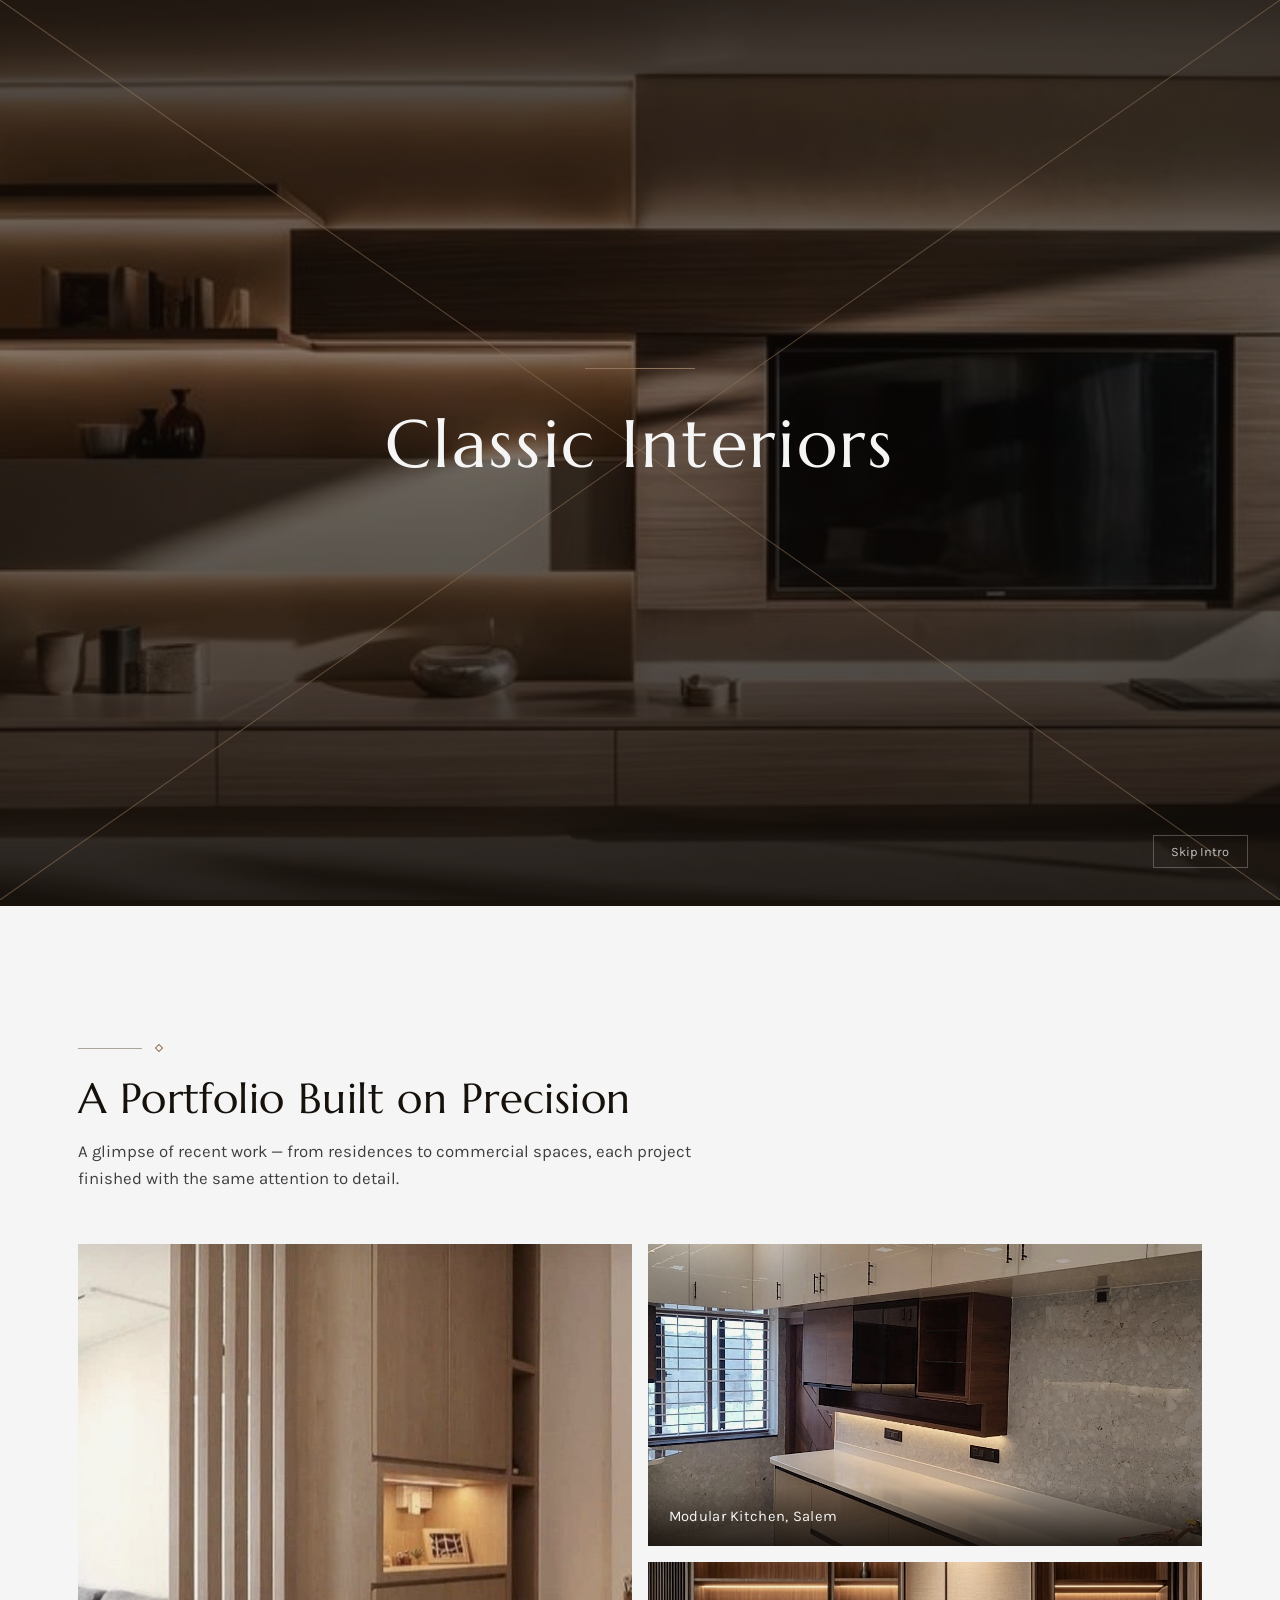
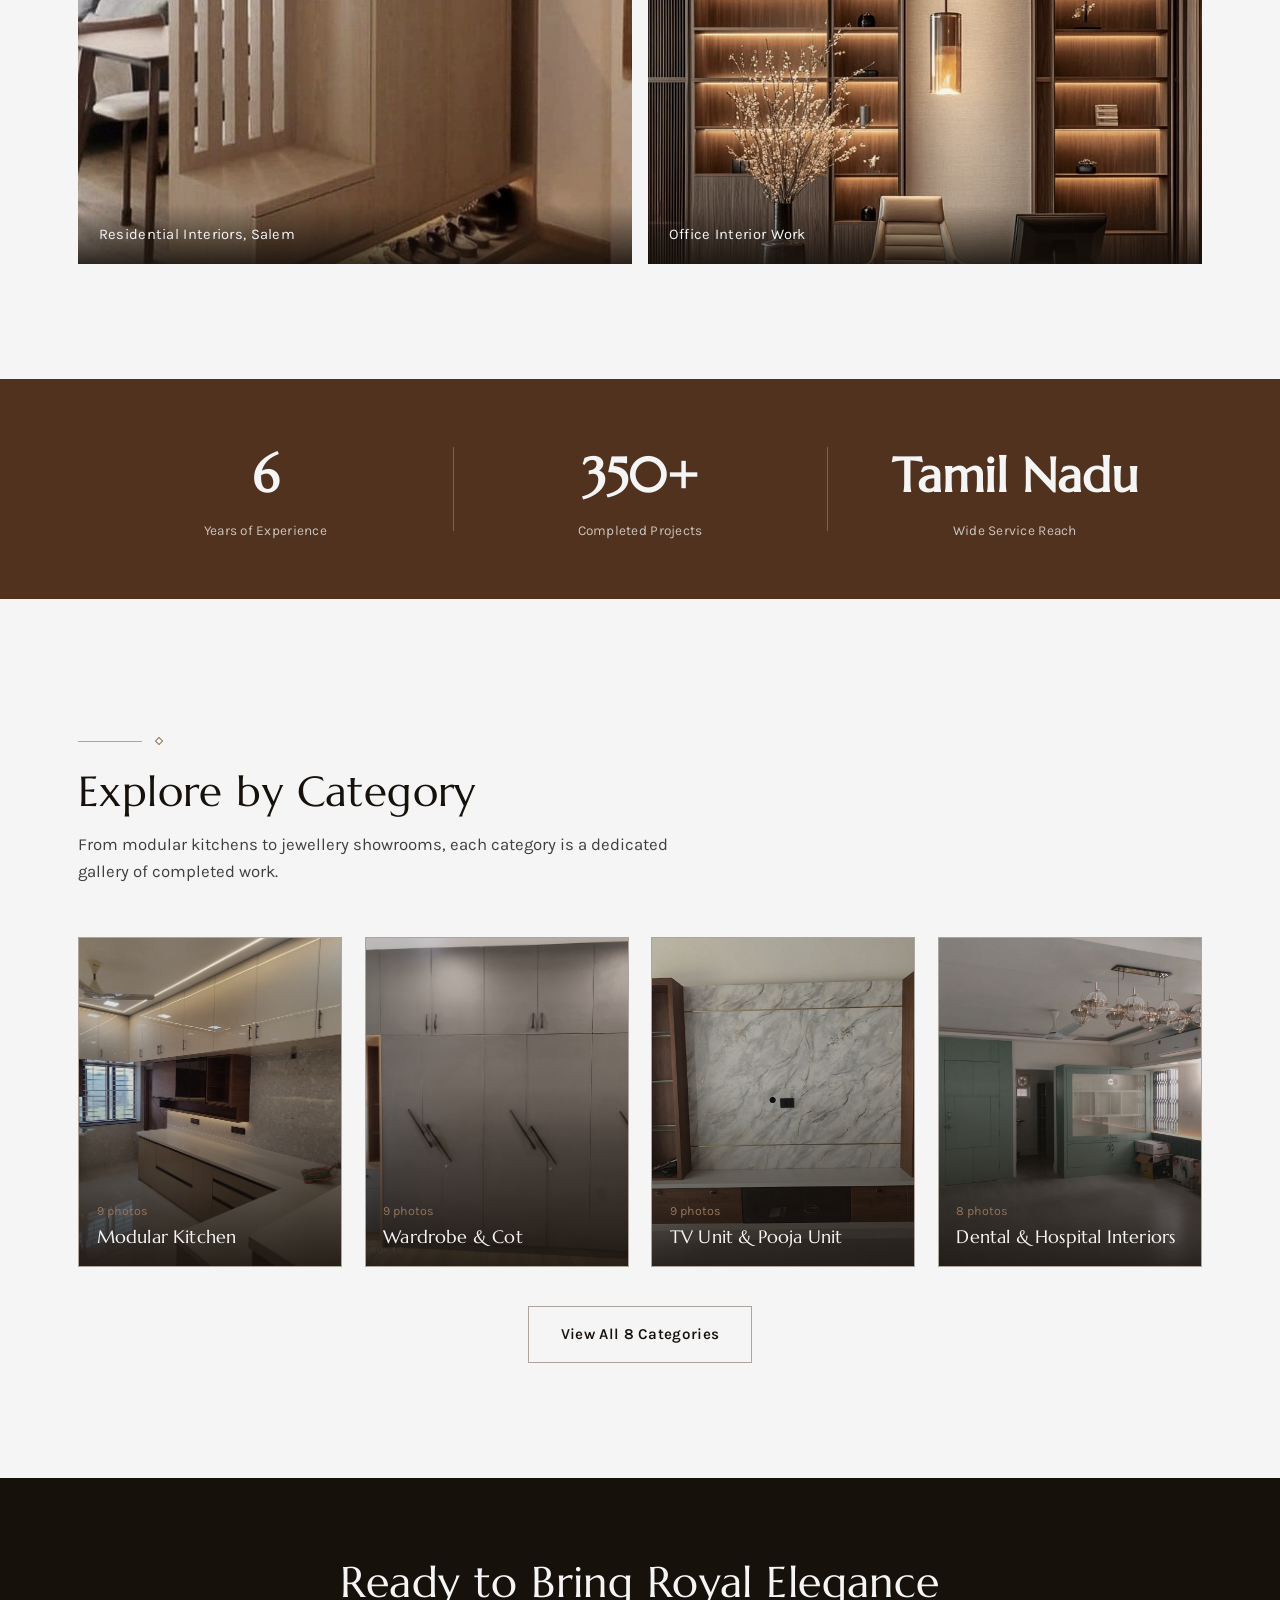
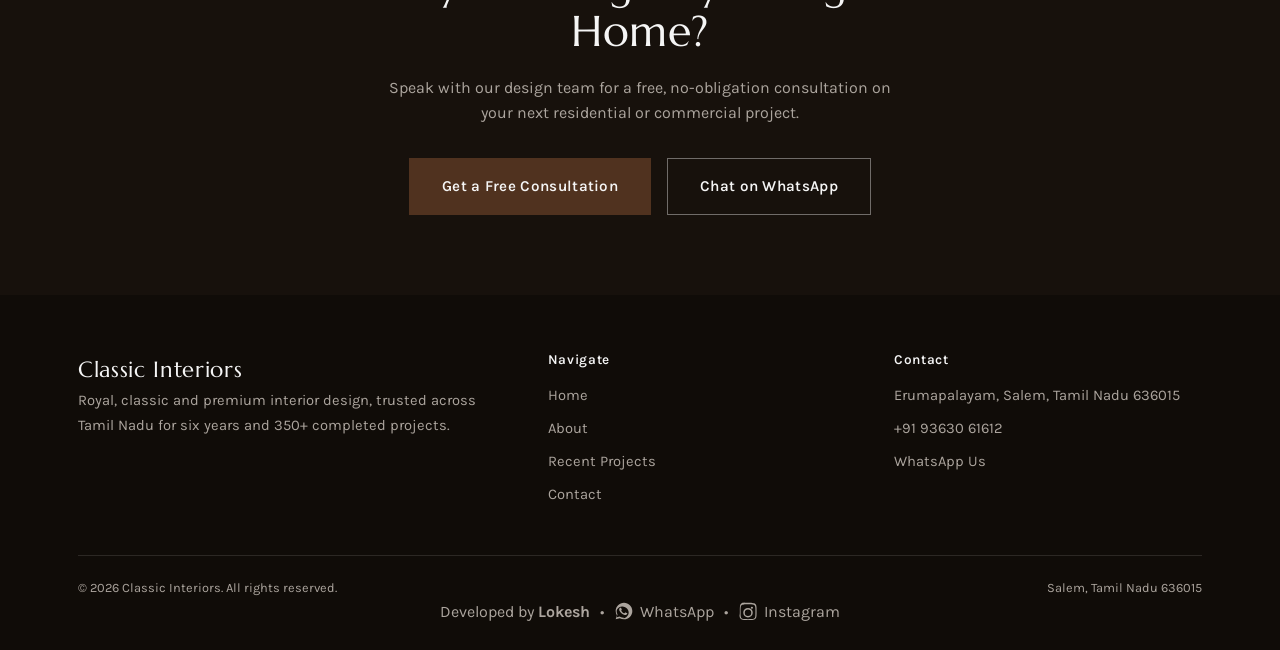
<file: index.html>
<!DOCTYPE html>
<html lang="en">
<head>
<meta charset="UTF-8">
<meta name="viewport" content="width=device-width, initial-scale=1.0">
<title>Classic Interiors — Interior Designer in Erumapalayam, Salem | Royal &amp; Classic Design</title>
  
<!-- Basic SEO -->
<meta name="description" content="Classic Interiors is an interior design studio in Salem, Tamil Nadu, specializing in wooden interior work, modular kitchens, wardrobes, TV units, pooja units, office interiors and more. Contact us for a consultation.">
<meta name="robots" content="index, follow, max-image-preview:large, max-snippet:-1, max-video-preview:-1">
<meta name="author" content="Classic Interiors">
<meta name="viewport" content="width=device-width, initial-scale=1">
<meta name="theme-color" content="#ffffff">

<!-- Canonical URL -->
<link rel="canonical" href="https://www.classicinteriorsdesignstudio.in/">

<!-- Favicon -->
<link rel="icon" type="image/png" href="/favicon.png">
<link rel="apple-touch-icon" href="/favicon.png">

<!-- Open Graph / Social Sharing -->
<meta property="og:type" content="website">
<meta property="og:locale" content="en_IN">
<meta property="og:site_name" content="Classic Interiors">
<meta property="og:title" content="Classic Interiors | Interior Design Studio Salem">
<meta property="og:description" content="Explore wooden interior work, modular kitchens, wardrobes, TV units and more by Classic Interiors Salem, Tamil Nadu.">
<meta property="og:url" content="https://www.classicinteriorsdesignstudio.in/">
<meta property="og:image" content="https://www.classicinteriorsdesignstudio.in/Project-wallpaper.jpg">
<meta property="og:image:alt" content="Interior design work by Classic Interiors">

<!-- Twitter / X Sharing -->
<meta name="twitter:card" content="summary_large_image">
<meta name="twitter:title" content="Classic Interiors | Interior Design Studio Salem">
<meta name="twitter:description" content="Wooden interior work, modular kitchens, wardrobes and more in Salem, Tamil Nadu.">
<meta name="twitter:image" content="https://www.classicinteriorsdesignstudio.in/Project-wallpaper.jpg">

<!-- Local Business Structured Data -->
<script type="application/ld+json">
{
  "@context": "https://schema.org",
  "@type": "InteriorDesigner",
  "@id": "https://www.classicinteriorsdesignstudio.in/#business",
  "name": "Classic Interiors",
  "url": "https://www.classicinteriorsdesignstudio.in/",
  "image": "https://www.classicinteriorsdesignstudio.in/Project-wallpaper.jpg",
  "logo": "https://www.classicinteriorsdesignstudio.in/favicon.png",
  "telephone": "+919363061612",
  "description": "Classic Interiors provides wooden interior work and interior design services in Salem, Tamil Nadu.",
  "address": {
    "@type": "PostalAddress",
    "addressLocality": "Salem",
    "addressRegion": "Tamil Nadu",
    "postalCode": "636015",
    "addressCountry": "IN"
  },
  "areaServed": [
    {
      "@type": "City",
      "name": "Salem"
    }
  ],
  "sameAs": [
    "https://wa.me/919363061612"
  ]
}
</script>
<meta name="description" content="Classic Interiors is a premium interior design studio in Salem, Tamil Nadu, with 6 years of experience and 350+ completed projects — modular kitchens, wardrobes, offices, hospitals and more.">
<link rel="stylesheet" href="style.css">
  <link rel="icon" type="image/png" href="/favicon.png">
</head>
<body>

<div class="intro" aria-hidden="true">
  <div class="intro__scene">
    <img src="intro.jpg" alt="" loading="eager">
  </div>
  <div class="intro__lines">
    <svg viewBox="0 0 1000 1000" preserveAspectRatio="none">
      <line x1="0" y1="0" x2="500" y2="500"></line>
      <line x1="1000" y1="0" x2="500" y2="500"></line>
      <line x1="0" y1="1000" x2="500" y2="500"></line>
      <line x1="1000" y1="1000" x2="500" y2="500"></line>
    </svg>
  </div>
  <div class="intro__content">
    <div class="intro__inner">
      <div class="flourish" id="flourish"></div>
      <span class="intro__mark" id="wordmark">Classic Interiors</span>
      <span class="intro__tagline" id="tagline">Erumapalayam &middot; Salem &middot; Tamil Nadu</span>
    </div>
  </div>
  <button class="intro__skip" type="button" id="skip-hint">Skip Intro</button>
</div>

<header class="site-header">
  <div class="container">
    <a href="index.html" class="wordmark">Classic Interiors<small>Interior Design Studio</small></a>
    <nav class="main-nav" id="main-nav">
      <a href="index.html" aria-current="page">Home</a>
      <a href="about.html">About</a>
      <a href="projects.html">Recent Projects</a>
      <a href="contact.html">Contact</a>
      <a href="contact.html" class="btn btn--primary nav-cta">Get a Free Consultation</a>
    </nav>
    <button class="nav-toggle" aria-label="Toggle menu" aria-expanded="false" aria-controls="main-nav">
      <span></span><span></span><span></span>
    </button>
  </div>
</header>

<main>

  <section class="hero">
    <div class="hero__media" style="background-image:url('https://images.unsplash.com/photo-1710081808176-3e6fcdf3a22b?auto=format&fit=crop&q=75&w=2200');"></div>
    <div class="container">
      <div class="hero__content">
        <span class="hero__eyebrow">Erumapalayam &middot; Salem &middot; Tamil Nadu</span>
        <h1>Timeless Interiors, Crafted with Excellence</h1>
        <p>Six years of dedicated craftsmanship and 350+ completed projects across Tamil Nadu — Classic Interiors brings a royal, quality-first approach to every home, office and commercial space we design.</p>
        <div class="hero__actions">
          <a href="projects.html" class="btn btn--primary">View Our Work</a>
          <a href="contact.html" class="btn btn--on-dark">Get a Free Consultation</a>
        </div>
      </div>
    </div>
  </section>

  <section class="section">
    <div class="container">
      <div class="section-head">
        <div class="ornament ornament--left"><span></span></div>
        <h2>A Portfolio Built on Precision</h2>
        <p>A glimpse of recent work — from residences to commercial spaces, each project finished with the same attention to detail.</p>
      </div>
      <div class="bento">
        <a class="b1 photo-treat" href="projects.html#residential-interiors">
          <img src="r1.jpg" alt="Residential living room interior design" loading="lazy" width="1200" height="1400">
          <span class="bento__cap">Residential Interiors, Salem</span>
        </a>
        <a class="b2 photo-treat" href="projects.html#modular-kitchen">
          <img src="k1.jpg" alt="Modular kitchen interior design" loading="lazy" width="1200" height="700">
          <span class="bento__cap">Modular Kitchen, Salem</span>
        </a>
        <a class="b3 photo-treat" href="projects.html#office-interior-work">
          <img src="o0.jpg" alt="Office interior design" loading="lazy" width="1200" height="700">
          <span class="bento__cap">Office Interior Work</span>
        </a>
      </div>
    </div>
  </section>

  <section class="stats">
    <div class="container">
      <div class="stat">
        <strong>6</strong>
        <span>Years of Experience</span>
      </div>
      <div class="stat">
        <strong>350+</strong>
        <span>Completed Projects</span>
      </div>
      <div class="stat">
        <strong>Tamil Nadu</strong>
        <span>Wide Service Reach</span>
      </div>
    </div>
  </section>

  <section class="section">
    <div class="container">
      <div class="section-head">
        <div class="ornament ornament--left"><span></span></div>
        <h2>Explore by Category</h2>
        <p>From modular kitchens to jewellery showrooms, each category is a dedicated gallery of completed work.</p>
      </div>
      <div class="cat-grid" data-category-preview></div>
      <div class="view-all-row">
        <a href="projects.html" class="btn btn--ghost">View All 8 Categories</a>
      </div>
    </div>
  </section>

  <section class="cta-band">
    <div class="container">
      <h2>Ready to Bring Royal Elegance Home?</h2>
      <p>Speak with our design team for a free, no-obligation consultation on your next residential or commercial project.</p>
      <div class="hero__actions">
        <a href="contact.html" class="btn btn--primary">Get a Free Consultation</a>
        <a href="https://wa.me/919363061612" class="btn btn--on-dark" target="_blank" rel="noopener">Chat on WhatsApp</a>
      </div>
    </div>
  </section>

</main>

<footer class="site-footer">
  <div class="container">
    <div class="footer-grid">
      <div>
        <span class="wordmark">Classic Interiors</span>
        <p>Royal, classic and premium interior design, trusted across Tamil Nadu for six years and 350+ completed projects.</p>
      </div>
      <div>
        <h4>Navigate</h4>
        <ul class="footer-links">
          <li><a href="index.html">Home</a></li>
          <li><a href="about.html">About</a></li>
          <li><a href="projects.html">Recent Projects</a></li>
          <li><a href="contact.html">Contact</a></li>
        </ul>
      </div>
      <div>
        <h4>Contact</h4>
        <ul class="footer-links">
          <li>Erumapalayam, Salem, Tamil Nadu 636015</li>
          <li><a href="tel:+919363061612">+91 93630 61612</a></li>
          <li><a href="https://wa.me/919363061612" target="_blank" rel="noopener">WhatsApp Us</a></li>
        </ul>
      </div>
    </div>
    <div class="footer-bottom">
      <span>&copy; 2026 Classic Interiors. All rights reserved.</span>
      <span>Salem, Tamil Nadu 636015</span>
    </div>
    <div class="footer-credit">
      <span>Developed by <strong>Lokesh</strong></span>
      <span class="dot">&bull;</span>
      <a class="footer-credit__link" href="https://wa.me/919345894255" target="_blank" rel="noopener">
        <svg viewBox="0 0 24 24" aria-hidden="true"><path d="M12 2C6.5 2 2 6.4 2 12c0 1.9.5 3.7 1.5 5.3L2 22l4.9-1.3c1.5.8 3.2 1.3 5.1 1.3 5.5 0 10-4.4 10-10S17.5 2 12 2zm0 18.1c-1.7 0-3.4-.5-4.8-1.3l-.3-.2-3.6.9.9-3.5-.2-.4C3.2 14.2 2.8 12 3.9 10 5 8 7.3 6.7 9.7 6.6c2.5-.1 4.9 1 6.4 3 1.6 2 1.9 4.7.9 7-1 2.4-3.3 4-6 4.1zm3.4-5.6c-.2-.1-1.4-.7-1.6-.8-.2-.1-.4-.1-.5.1-.2.2-.6.8-.7.9-.1.1-.3.1-.5 0-.7-.3-1.4-.7-2-1.3-.5-.5-1-1.1-1.4-1.7-.1-.2 0-.3.1-.4.1-.1.2-.3.3-.4.1-.1.2-.3.2-.4.1-.2 0-.3 0-.4-.1-.1-.5-1.2-.7-1.7-.2-.4-.4-.4-.5-.4h-.5c-.2 0-.4.1-.6.3-.2.2-.8.8-.8 1.9s.8 2.2 1 2.4c.1.1 1.7 2.6 4.1 3.6.6.2 1 .4 1.4.5.6.2 1.1.2 1.5.1.5-.1 1.4-.6 1.6-1.1.2-.5.2-1 .1-1.1-.1-.1-.2-.2-.5-.3z"/></svg>
        WhatsApp
      </a>
      <span class="dot">&bull;</span>
      <a class="footer-credit__link" href="https://instagram.com/codeto_client" target="_blank" rel="noopener">
        <svg viewBox="0 0 24 24" aria-hidden="true"><path d="M12 2.2c3.2 0 3.6 0 4.9.1 1.2.1 2 .2 2.4.4.6.2 1 .5 1.5 1 .4.4.7.9 1 1.5.2.5.3 1.2.4 2.4.1 1.3.1 1.7.1 4.9s0 3.6-.1 4.9c-.1 1.2-.2 2-.4 2.4-.2.6-.5 1-1 1.5-.4.4-.9.7-1.5 1-.5.2-1.2.3-2.4.4-1.3.1-1.7.1-4.9.1s-3.6 0-4.9-.1c-1.2-.1-2-.2-2.4-.4-.6-.2-1-.5-1.5-1-.4-.4-.7-.9-1-1.5-.2-.5-.3-1.2-.4-2.4C2.2 15.6 2.2 15.2 2.2 12s0-3.6.1-4.9c.1-1.2.2-2 .4-2.4.2-.6.5-1 1-1.5.4-.4.9-.7 1.5-1 .5-.2 1.2-.3 2.4-.4C8.4 2.2 8.8 2.2 12 2.2zm0 1.8c-3.2 0-3.5 0-4.8.1-1 .1-1.5.2-1.9.3-.5.2-.8.4-1.1.7-.3.3-.5.6-.7 1.1-.1.4-.3.9-.3 1.9-.1 1.3-.1 1.6-.1 4.8s0 3.5.1 4.8c.1 1 .2 1.5.3 1.9.2.5.4.8.7 1.1.3.3.6.5 1.1.7.4.1.9.3 1.9.3 1.3.1 1.6.1 4.8.1s3.5 0 4.8-.1c1-.1 1.5-.2 1.9-.3.5-.2.8-.4 1.1-.7.3-.3.5-.6.7-1.1.1-.4.3-.9.3-1.9.1-1.3.1-1.6.1-4.8s0-3.5-.1-4.8c-.1-1-.2-1.5-.3-1.9-.2-.5-.4-.8-.7-1.1-.3-.3-.6-.5-1.1-.7-.4-.1-.9-.3-1.9-.3-1.3-.1-1.6-.1-4.8-.1zm0 4.3a5.7 5.7 0 1 1 0 11.4 5.7 5.7 0 0 1 0-11.4zm0 1.8a3.9 3.9 0 1 0 0 7.8 3.9 3.9 0 0 0 0-7.8zm6-2a1.3 1.3 0 1 1-2.6 0 1.3 1.3 0 0 1 2.6 0z"/></svg>
        Instagram
      </a>
    </div>
  </div>
</footer>

<script src="main.js"></script>
</body>
</html>
</file>
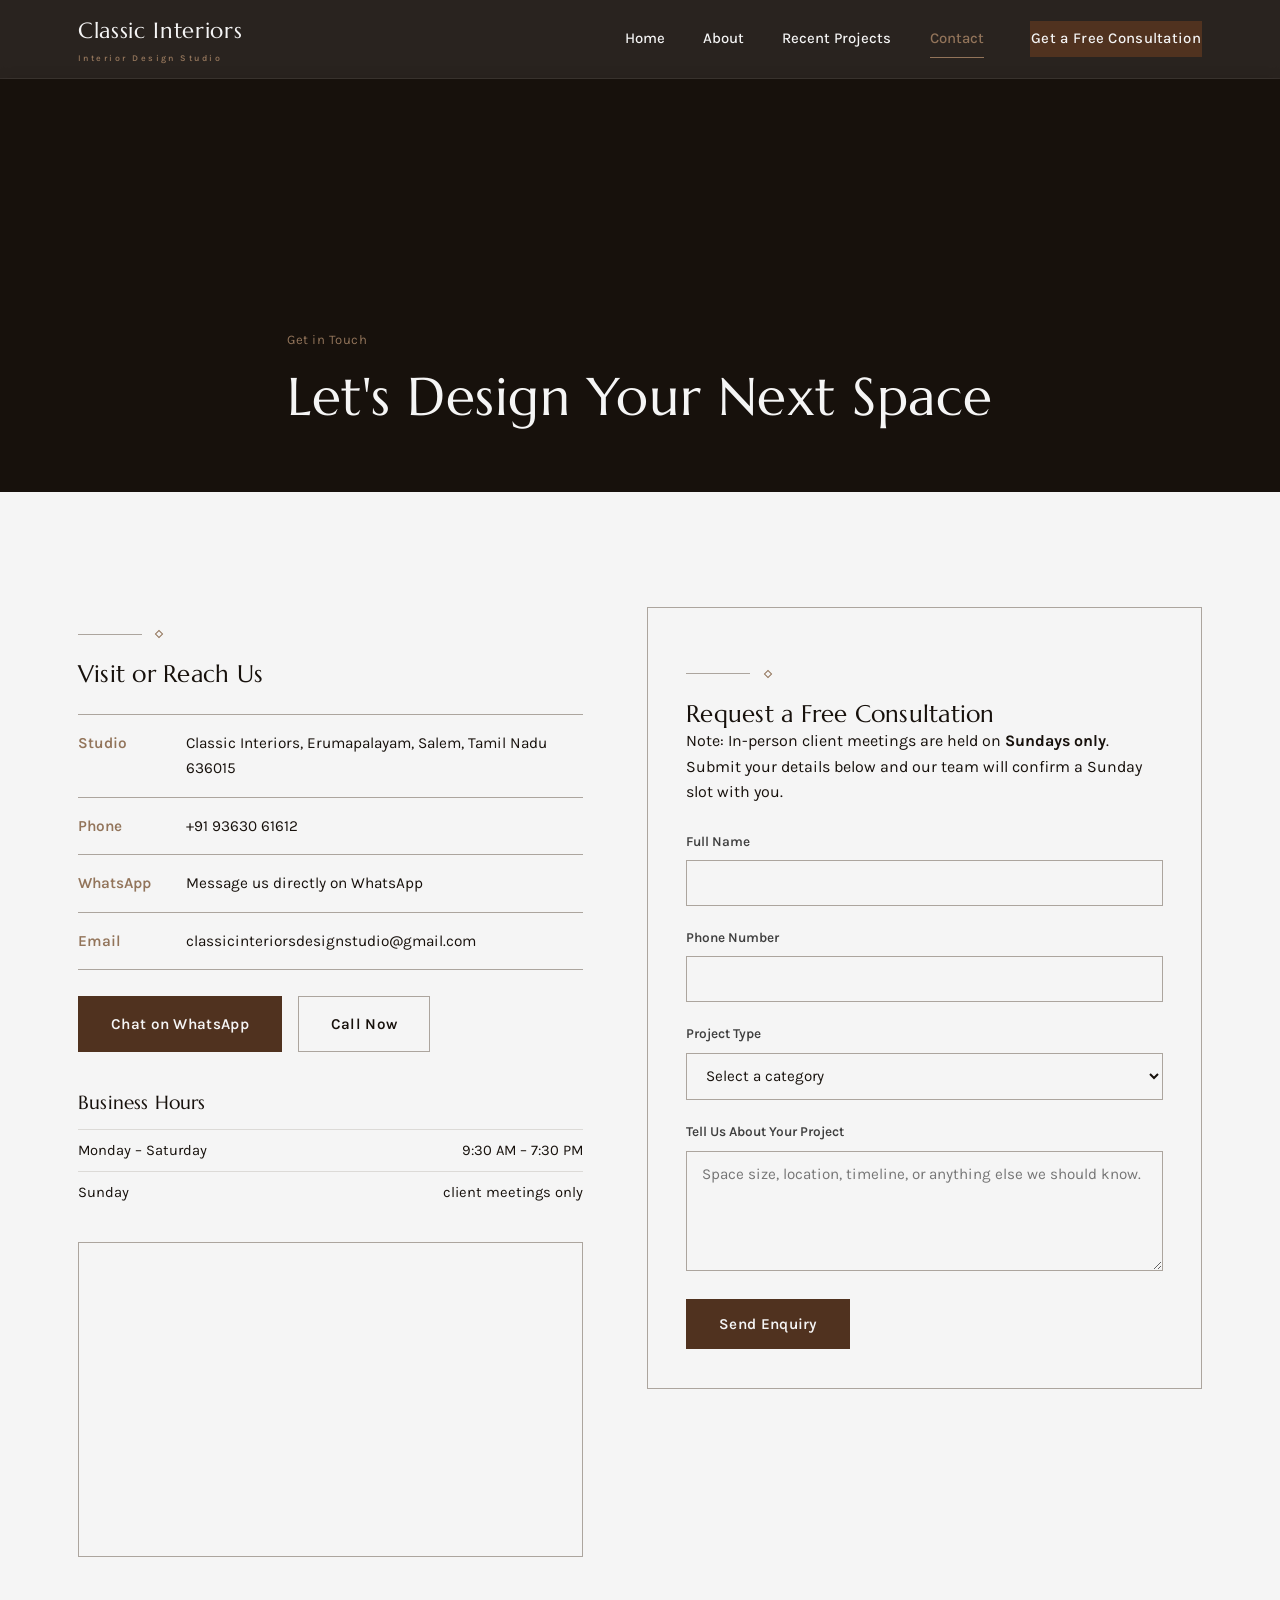
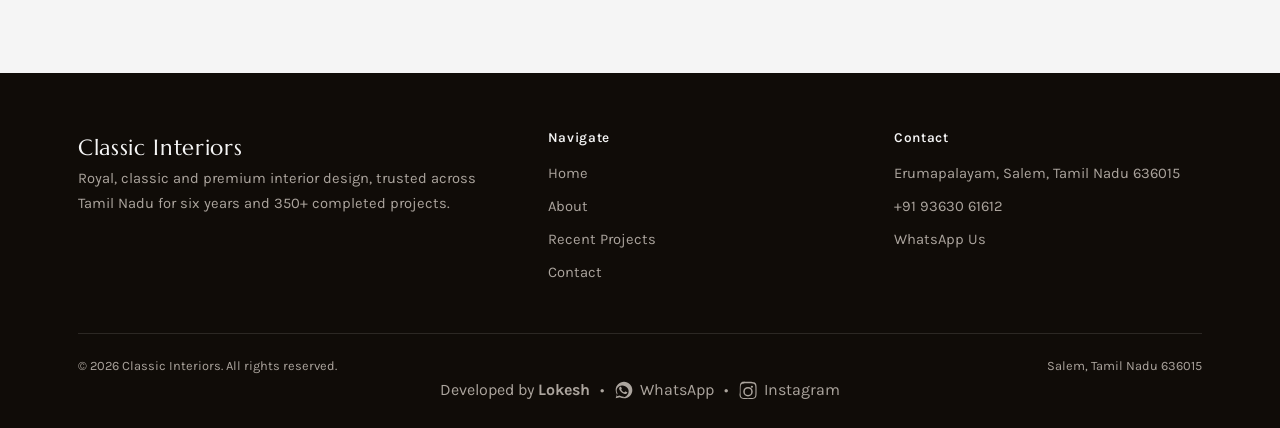
<file: contact.html>
<!DOCTYPE html>
<html lang="en">
<head>
<meta charset="UTF-8">
<meta name="viewport" content="width=device-width, initial-scale=1.0">
<title>Contact Classic Interiors — Erumapalayam, Salem, Tamil Nadu</title>
  
<!-- Basic SEO -->
<meta name="description" content="Contact Classic Interiors in Erumapalayam, Salem, Tamil Nadu for wooden interior work, modular kitchens, wardrobes and customized interior solutions. Call or WhatsApp to enquire.">
<meta name="robots" content="index, follow, max-image-preview:large, max-snippet:-1, max-video-preview:-1">
<meta name="author" content="Classic Interiors">
<meta name="viewport" content="width=device-width, initial-scale=1">
<meta name="theme-color" content="#ffffff">

<!-- Canonical URL -->
<link rel="canonical" href="https://www.classicinteriorsdesignstudio.in/contact.html">

<!-- Favicon -->
<link rel="icon" type="image/png" href="/favicon.png">
<link rel="apple-touch-icon" href="/favicon.png">

<!-- Open Graph / Social Sharing -->
<meta property="og:type" content="website">
<meta property="og:locale" content="en_IN">
<meta property="og:site_name" content="Classic Interiors">
<meta property="og:title" content="Contact Classic Interiors | Salem">
<meta property="og:description" content="Get in touch with Classic Interiors for wooden interior work and customized interior solutions in Salem, Tamil Nadu.">
<meta property="og:url" content="https://www.classicinteriorsdesignstudio.in/contact.html">
<meta property="og:image" content="https://www.classicinteriorsdesignstudio.in/Project-wallpaper.jpg">
<meta property="og:image:alt" content="Classic Interiors interior design work">

<!-- Twitter / X Sharing -->
<meta name="twitter:card" content="summary_large_image">
<meta name="twitter:title" content="Contact Classic Interiors | Salem">
<meta name="twitter:description" content="Call or WhatsApp Classic Interiors to enquire about wooden interior work in Salem.">
<meta name="twitter:image" content="https://www.classicinteriorsdesignstudio.in/Project-wallpaper.jpg">

<!-- Breadcrumb Structured Data -->
<script type="application/ld+json">
{
  "@context": "https://schema.org",
  "@type": "BreadcrumbList",
  "itemListElement": [
    {
      "@type": "ListItem",
      "position": 1,
      "name": "Home",
      "item": "https://www.classicinteriorsdesignstudio.in/"
    },
    {
      "@type": "ListItem",
      "position": 2,
      "name": "Contact",
      "item": "https://www.classicinteriorsdesignstudio.in/contact.html"
    }
  ]
}
</script>
<meta name="description" content="Contact Classic Interiors in Salem, Tamil Nadu 636015 for a free interior design consultation. Call, WhatsApp, or send us your project details.">
<link rel="stylesheet" href="style.css">
  <link rel="icon" type="image/png" href="/favicon.png">
</head>
<body>

<header class="site-header">
  <div class="container">
    <a href="index.html" class="wordmark">Classic Interiors<small>Interior Design Studio</small></a>
    <nav class="main-nav" id="main-nav">
      <a href="index.html">Home</a>
      <a href="about.html">About</a>
      <a href="projects.html">Recent Projects</a>
      <a href="contact.html" aria-current="page">Contact</a>
      <a href="contact.html" class="btn btn--primary nav-cta">Get a Free Consultation</a>
    </nav>
    <button class="nav-toggle" aria-label="Toggle menu" aria-expanded="false" aria-controls="main-nav">
      <span></span><span></span><span></span>
    </button>
  </div>
</header>

<main>

  <section class="page-hero">
    <div class="hero__media" style="background-image:url('https://images.unsplash.com/photo-1680965585463-386646047473?auto=format&fit=crop&q=75&w=2200');"></div>
    <div class="container">
      <div class="hero__content">
        <span class="hero__eyebrow">Get in Touch</span>
        <h1>Let's Design Your Next Space</h1>
      </div>
    </div>
  </section>

  <section class="section">
    <div class="container">
      <div class="contact-grid">

        <div>
          <div class="ornament ornament--left"><span></span></div>
          <h2>Visit or Reach Us</h2>
          <ul class="info-list">
            <li><span class="label">Studio</span><span>Classic Interiors, Erumapalayam, Salem, Tamil Nadu 636015</span></li>
            <li><span class="label">Phone</span><a href="tel:+919363061612">+91 93630 61612</a></li>
           <li><span class="label">WhatsApp</span><a href="https://wa.me/919345894255" target="_blank" rel="noopener">Message us directly on WhatsApp</a></li>
            <li><span class="label">Email</span><a href="mailto:classicinteriorsdesignstudio@gmail.com">classicinteriorsdesignstudio@gmail.com</a></li>
          </ul>

          <div class="hero__actions" style="margin-top:1.6rem;">
            <a href="https://wa.me/919363061612" class="btn btn--primary" target="_blank" rel="noopener">Chat on WhatsApp</a>
            <a href="tel:+919363061612" class="btn btn--ghost">Call Now</a>
          </div>

          <h3 style="margin-top:2.4rem; font-size:1.2rem;">Business Hours</h3>
          <ul class="hours-table">
            <li><span>Monday – Saturday</span><span>9:30 AM – 7:30 PM</span></li>
            <li><span>Sunday</span><span> client meetings only</span></li>
          </ul>

          <div class="map-frame">
            <iframe
              src="https://www.google.com/maps?q=Attur,Salem,Tamil+Nadu+636015&output=embed"
              title="Classic Interiors location on Google Maps"
              loading="lazy"
              referrerpolicy="no-referrer-when-downgrade">
            </iframe>
          </div>
        </div>

        <div>
          <div class="form-card">
            <div class="ornament ornament--left"><span></span></div>
            <h2>Request a Free Consultation</h2>
            <p class="form-meeting-note">Note: In-person client meetings are held on <strong>Sundays only</strong>. Submit your details below and our team will confirm a Sunday slot with you.</p>
            <form data-contact-form style="margin-top:1.6rem;">
              <div class="field">
                <label for="name">Full Name</label>
                <input type="text" id="name" name="name" required autocomplete="name">
              </div>
              <div class="field">
                <label for="phone">Phone Number</label>
                <input type="tel" id="phone" name="phone" required autocomplete="tel" pattern="[0-9+ ]{8,15}">
              </div>
              <div class="field">
                <label for="project-type">Project Type</label>
                <select id="project-type" name="project-type" required></select>
              </div>
              <div class="field">
                <label for="message">Tell Us About Your Project</label>
                <textarea id="message" name="message" placeholder="Space size, location, timeline, or anything else we should know."></textarea>
              </div>
              <button type="submit" class="btn btn--primary">Send Enquiry</button>
              <p class="form-note" role="status"></p>
            </form>
          </div>
        </div>

      </div>
    </div>
  </section>

</main>

<footer class="site-footer">
  <div class="container">
    <div class="footer-grid">
      <div>
        <span class="wordmark">Classic Interiors</span>
        <p>Royal, classic and premium interior design, trusted across Tamil Nadu for six years and 350+ completed projects.</p>
      </div>
      <div>
        <h4>Navigate</h4>
        <ul class="footer-links">
          <li><a href="index.html">Home</a></li>
          <li><a href="about.html">About</a></li>
          <li><a href="projects.html">Recent Projects</a></li>
          <li><a href="contact.html">Contact</a></li>
        </ul>
      </div>
      <div>
        <h4>Contact</h4>
        <ul class="footer-links">
          <li>Erumapalayam, Salem, Tamil Nadu 636015</li>
          <li><a href="tel:+919363061612">+91 93630 61612</a></li>
          <li><a href="https://wa.me/919363061612" target="_blank" rel="noopener">WhatsApp Us</a></li>
        </ul>
      </div>
    </div>
    <div class="footer-bottom">
      <span>&copy; 2026 Classic Interiors. All rights reserved.</span>
      <span>Salem, Tamil Nadu 636015</span>
    </div>
    <div class="footer-credit">
      <span>Developed by <strong>Lokesh</strong></span>
      <span class="dot">&bull;</span>
      <a class="footer-credit__link" href="https://wa.me/919345894255" target="_blank" rel="noopener">
        <svg viewBox="0 0 24 24" aria-hidden="true"><path d="M12 2C6.5 2 2 6.4 2 12c0 1.9.5 3.7 1.5 5.3L2 22l4.9-1.3c1.5.8 3.2 1.3 5.1 1.3 5.5 0 10-4.4 10-10S17.5 2 12 2zm0 18.1c-1.7 0-3.4-.5-4.8-1.3l-.3-.2-3.6.9.9-3.5-.2-.4C3.2 14.2 2.8 12 3.9 10 5 8 7.3 6.7 9.7 6.6c2.5-.1 4.9 1 6.4 3 1.6 2 1.9 4.7.9 7-1 2.4-3.3 4-6 4.1zm3.4-5.6c-.2-.1-1.4-.7-1.6-.8-.2-.1-.4-.1-.5.1-.2.2-.6.8-.7.9-.1.1-.3.1-.5 0-.7-.3-1.4-.7-2-1.3-.5-.5-1-1.1-1.4-1.7-.1-.2 0-.3.1-.4.1-.1.2-.3.3-.4.1-.1.2-.3.2-.4.1-.2 0-.3 0-.4-.1-.1-.5-1.2-.7-1.7-.2-.4-.4-.4-.5-.4h-.5c-.2 0-.4.1-.6.3-.2.2-.8.8-.8 1.9s.8 2.2 1 2.4c.1.1 1.7 2.6 4.1 3.6.6.2 1 .4 1.4.5.6.2 1.1.2 1.5.1.5-.1 1.4-.6 1.6-1.1.2-.5.2-1 .1-1.1-.1-.1-.2-.2-.5-.3z"/></svg>
        WhatsApp
      </a>
      <span class="dot">&bull;</span>
      <a class="footer-credit__link" href="https://instagram.com/codeto_client" target="_blank" rel="noopener">
        <svg viewBox="0 0 24 24" aria-hidden="true"><path d="M12 2.2c3.2 0 3.6 0 4.9.1 1.2.1 2 .2 2.4.4.6.2 1 .5 1.5 1 .4.4.7.9 1 1.5.2.5.3 1.2.4 2.4.1 1.3.1 1.7.1 4.9s0 3.6-.1 4.9c-.1 1.2-.2 2-.4 2.4-.2.6-.5 1-1 1.5-.4.4-.9.7-1.5 1-.5.2-1.2.3-2.4.4-1.3.1-1.7.1-4.9.1s-3.6 0-4.9-.1c-1.2-.1-2-.2-2.4-.4-.6-.2-1-.5-1.5-1-.4-.4-.7-.9-1-1.5-.2-.5-.3-1.2-.4-2.4C2.2 15.6 2.2 15.2 2.2 12s0-3.6.1-4.9c.1-1.2.2-2 .4-2.4.2-.6.5-1 1-1.5.4-.4.9-.7 1.5-1 .5-.2 1.2-.3 2.4-.4C8.4 2.2 8.8 2.2 12 2.2zm0 1.8c-3.2 0-3.5 0-4.8.1-1 .1-1.5.2-1.9.3-.5.2-.8.4-1.1.7-.3.3-.5.6-.7 1.1-.1.4-.3.9-.3 1.9-.1 1.3-.1 1.6-.1 4.8s0 3.5.1 4.8c.1 1 .2 1.5.3 1.9.2.5.4.8.7 1.1.3.3.6.5 1.1.7.4.1.9.3 1.9.3 1.3.1 1.6.1 4.8.1s3.5 0 4.8-.1c1-.1 1.5-.2 1.9-.3.5-.2.8-.4 1.1-.7.3-.3.5-.6.7-1.1.1-.4.3-.9.3-1.9.1-1.3.1-1.6.1-4.8s0-3.5-.1-4.8c-.1-1-.2-1.5-.3-1.9-.2-.5-.4-.8-.7-1.1-.3-.3-.6-.5-1.1-.7-.4-.1-.9-.3-1.9-.3-1.3-.1-1.6-.1-4.8-.1zm0 4.3a5.7 5.7 0 1 1 0 11.4 5.7 5.7 0 0 1 0-11.4zm0 1.8a3.9 3.9 0 1 0 0 7.8 3.9 3.9 0 0 0 0-7.8zm6-2a1.3 1.3 0 1 1-2.6 0 1.3 1.3 0 0 1 2.6 0z"/></svg>
        Instagram
      </a>
    </div>
  </div>
</footer>

<script src="main.js"></script>
</body>
</html>
</file>
<file: style.css>
/* ==========================================================================
   Classic Interiors — Design Tokens
   ========================================================================== */

@import url('https://fonts.googleapis.com/css2?family=Marcellus&family=Karla:wght@400;500;600;700&display=swap');

:root{
  /* palette */
  --espresso: #17110C;
  --white: #F5F5F5;
  --charcoal: #3F3F3F;
  --walnut: #50321F;
  --brown: #654934;
  --stone: #ACA59E;
  --tan: #92745A;

  /* type */
  --font-display: 'Marcellus', 'Iowan Old Style', Georgia, serif;
  --font-body: 'Karla', -apple-system, BlinkMacSystemFont, 'Segoe UI', sans-serif;

  /* spacing rhythm */
  --gutter: clamp(1.25rem, 4vw, 3rem);
  --section-pad: clamp(3.5rem, 9vw, 7.5rem);

  /* motion */
  --ease: cubic-bezier(.22,.61,.36,1);
}

*, *::before, *::after{ box-sizing: border-box; }

html{ scroll-behavior: smooth; }

body{
  margin: 0;
  background: var(--white);
  color: var(--espresso);
  font-family: var(--font-body);
  font-size: 16px;
  line-height: 1.6;
  -webkit-font-smoothing: antialiased;
}

@media (prefers-reduced-motion: reduce){
  html{ scroll-behavior: auto; }
  *, *::before, *::after{
    animation-duration: 0.001ms !important;
    animation-iteration-count: 1 !important;
    transition-duration: 0.001ms !important;
    scroll-behavior: auto !important;
  }
}

img{ max-width: 100%; display: block; }

/* Unifying "royal" photo treatment — brings photos from different sources
   into one warm, slightly desaturated tonal family instead of looking like
   assorted stock images. */
.photo-treat{
  position: relative;
  overflow: hidden;
}
.photo-treat img{
  filter: sepia(12%) saturate(88%) brightness(0.94) contrast(1.05);
}
.photo-treat::before{
  content: '';
  position: absolute; inset: 0;
  background: linear-gradient(160deg, rgba(80,50,31,.22), rgba(23,17,12,.12) 55%, rgba(101,73,52,.16));
  mix-blend-mode: multiply;
  pointer-events: none;
}
.photo-treat.flip img{ transform: scaleX(-1); }

a{ color: inherit; text-decoration: none; }

h1,h2,h3,h4{
  font-family: var(--font-display);
  font-weight: 400;
  line-height: 1.15;
  margin: 0;
  letter-spacing: .01em;
}

p{ margin: 0; }

ul{ margin: 0; padding: 0; list-style: none; }

button{ font-family: inherit; cursor: pointer; }

.container{
  max-width: 1220px;
  margin: 0 auto;
  padding-left: var(--gutter);
  padding-right: var(--gutter);
}

.visually-hidden{
  position: absolute; width: 1px; height: 1px;
  padding: 0; margin: -1px; overflow: hidden;
  clip: rect(0,0,0,0); white-space: nowrap; border: 0;
}

:focus-visible{
  outline: 2px solid var(--tan);
  outline-offset: 3px;
}

/* ==========================================================================
   Ornamental rule — a recurring motif instead of generic dividers
   ========================================================================== */

.ornament{
  display: flex;
  align-items: center;
  justify-content: center;
  gap: .9rem;
  margin: 1.5rem 0;
}
.ornament::before, .ornament::after{
  content: '';
  height: 1px;
  width: clamp(28px, 6vw, 64px);
  background: var(--stone);
}
.ornament span{
  width: 6px; height: 6px;
  border: 1px solid var(--tan);
  transform: rotate(45deg);
  flex-shrink: 0;
}
.ornament--left{ justify-content: flex-start; }
.ornament--left::after{ display: none; }

/* ==========================================================================
   Buttons
   ========================================================================== */

.btn{
  display: inline-flex;
  align-items: center;
  gap: .6rem;
  padding: .95rem 2rem;
  border: 1px solid transparent;
  font-family: var(--font-body);
  font-weight: 600;
  font-size: .95rem;
  letter-spacing: .02em;
  transition: background-color .35s var(--ease), color .35s var(--ease), border-color .35s var(--ease);
}

.btn--primary{
  background: var(--walnut);
  color: var(--white);
}
.btn--primary:hover, .btn--primary:focus-visible{
  background: var(--brown);
}

.btn--ghost{
  background: transparent;
  border-color: var(--stone);
  color: var(--espresso);
}
.btn--ghost:hover, .btn--ghost:focus-visible{
  border-color: var(--tan);
  color: var(--walnut);
}

.btn--on-dark{
  border-color: rgba(245,245,245,.4);
  color: var(--white);
}
.btn--on-dark:hover, .btn--on-dark:focus-visible{
  border-color: var(--tan);
  background: rgba(245,245,245,.06);
}

/* ==========================================================================
   Header / Nav
   ========================================================================== */

.site-header{
  position: fixed;
  top: 0; left: 0; right: 0;
  z-index: 500;
  background: rgba(23,17,12,.92);
  backdrop-filter: blur(6px);
  border-bottom: 1px solid rgba(172,165,158,.18);
}

.site-header .container{
  display: flex;
  align-items: center;
  justify-content: space-between;
  height: 78px;
}

.wordmark{
  font-family: var(--font-display);
  font-size: 1.4rem;
  color: var(--white);
  letter-spacing: .03em;
  white-space: nowrap;
}
.wordmark small{
  display: block;
  font-family: var(--font-body);
  font-size: .55rem;
  letter-spacing: .28em;
  color: var(--tan);
  font-weight: 600;
  margin-top: 2px;
}

.main-nav{
  display: flex;
  align-items: center;
  gap: 2.4rem;
}
.main-nav a{
  color: var(--white);
  font-size: .93rem;
  font-weight: 500;
  position: relative;
  padding: .3rem 0;
}
.main-nav a::after{
  content: '';
  position: absolute;
  left: 0; right: 100%;
  bottom: -2px;
  height: 1px;
  background: var(--tan);
  transition: right .3s var(--ease);
}
.main-nav a:hover::after,
.main-nav a[aria-current="page"]::after{ right: 0; }
.main-nav a[aria-current="page"]{ color: var(--tan); }

.nav-cta{
  margin-left: .5rem;
}

.nav-toggle{
  display: none;
  flex-direction: column;
  gap: 5px;
  background: none;
  border: none;
  padding: 8px;
}
.nav-toggle span{
  width: 22px; height: 1.5px;
  background: var(--white);
  transition: transform .3s var(--ease), opacity .3s var(--ease);
}

@media (max-width: 900px){
  .main-nav{
    position: fixed;
    top: 78px; left: 0; right: 0; bottom: 0;
    background: var(--espresso);
    flex-direction: column;
    justify-content: center;
    gap: 2.2rem;
    transform: translateY(-8px);
    opacity: 0;
    pointer-events: none;
    transition: opacity .3s var(--ease), transform .3s var(--ease);
  }
  .main-nav.is-open{
    opacity: 1; transform: translateY(0); pointer-events: auto;
  }
  .main-nav a{ font-size: 1.4rem; }
  .nav-cta{ margin-left: 0; }
  .nav-toggle{ display: flex; }
  .nav-toggle[aria-expanded="true"] span:nth-child(1){ transform: translateY(6.5px) rotate(45deg); }
  .nav-toggle[aria-expanded="true"] span:nth-child(2){ opacity: 0; }
  .nav-toggle[aria-expanded="true"] span:nth-child(3){ transform: translateY(-6.5px) rotate(-45deg); }
}

body{ padding-top: 78px; }

/* ==========================================================================
   Intro animation
   ========================================================================== */

.intro{
  position: fixed;
  inset: 0;
  z-index: 2000;
  background: var(--espresso);
  overflow: hidden;
  perspective: 1400px;
  transition: opacity .8s var(--ease), visibility .8s;
}
.intro.is-hidden{
  opacity: 0;
  visibility: hidden;
  pointer-events: none;
}

/* The photo "dollies in" — starting large/blurred/far, easing to sharp
   focus — like walking through the doorway into the space. The same
   photo continues as the hero background, so the intro resolves directly
   into the page instead of just covering it. */
.intro__scene{
  position: absolute;
  inset: 0;
  transform-style: preserve-3d;
  transform: translateZ(-260px) scale(1.22);
  filter: blur(9px) brightness(.55);
  opacity: 0;
  animation: dolly-in 3.4s var(--ease) forwards;
}
.intro__scene img{
  width: 100%; height: 100%; object-fit: cover;
}
.intro__scene::after{
  content: '';
  position: absolute; inset: 0;
  background: linear-gradient(180deg, rgba(23,17,12,.75) 0%, rgba(23,17,12,.35) 45%, rgba(23,17,12,.88) 100%);
}

/* Architectural vanishing-point lines — draw on like a floor plan,
   reinforcing the "walking forward" read in true 3D space. */
.intro__lines{
  position: absolute; inset: 0;
  transform-style: preserve-3d;
}
.intro__lines svg{ position: absolute; inset: 0; width: 100%; height: 100%; }
.intro__lines line{
  stroke: var(--tan);
  stroke-width: 1;
  opacity: .55;
  stroke-dasharray: 1400;
  stroke-dashoffset: 1400;
  animation: draw-line 1.8s var(--ease) forwards;
}
.intro__lines line:nth-child(2){ animation-delay: .1s; }
.intro__lines line:nth-child(3){ animation-delay: .2s; }
.intro__lines line:nth-child(4){ animation-delay: .3s; }

.intro__content{
  position: relative;
  height: 100%;
  display: flex;
  align-items: center;
  justify-content: center;
  text-align: center;
  padding: 0 24px;
}
.intro__inner{
  transform: translateZ(40px);
}
.flourish{width:0; height:1px; background:var(--tan); margin:0 auto 22px; transition:width 1.1s var(--ease);}
.intro__inner .flourish.grow{width:110px;}
.intro__mark{
  font-family: var(--font-display);
  font-size: clamp(2.2rem, 7vw, 4.2rem);
  color: var(--white);
  letter-spacing: .04em;
  opacity: 0;
  transform: scale(.92) translateY(10px);
  transition: opacity 1.2s var(--ease), transform 1.2s var(--ease);
}
.intro__mark.in{ opacity: 1; transform: scale(1) translateY(0); }
.intro__tagline{
  display: block;
  margin-top: 16px;
  font-family: var(--font-body);
  font-size: .72rem;
  letter-spacing: .32em;
  color: var(--tan);
  font-weight: 600;
  opacity: 0;
  transition: opacity 1.2s var(--ease);
}
.intro__tagline.in{ opacity: 1; }
.intro__skip{
  position: absolute;
  bottom: 2rem;
  right: 2rem;
  z-index: 3;
  background: transparent;
  border: 1px solid rgba(245,245,245,.35);
  color: var(--white);
  padding: .5rem 1.1rem;
  font-size: .8rem;
  opacity: 0;
  transition: opacity .8s var(--ease) 1.6s, border-color .3s;
}
.intro__skip.in{ opacity: .75; }
.intro__skip:hover{ opacity: 1; border-color: var(--tan); }

@keyframes dolly-in{
  0%{ transform: translateZ(-260px) scale(1.22); filter: blur(9px) brightness(.55); opacity: 0; }
  35%{ opacity: 1; }
  100%{ transform: translateZ(0) scale(1); filter: blur(0) brightness(.8); opacity: 1; }
}
@keyframes draw-line{ to{ stroke-dashoffset: 0; } }

@media (prefers-reduced-motion: reduce){
  .intro__scene, .intro__lines line{ animation: none; opacity: 1; transform: none; filter: none; stroke-dashoffset: 0; }
}

/* ==========================================================================
   Hero
   ========================================================================== */

.hero{
  position: relative;
  min-height: 92vh;
  display: flex;
  align-items: flex-end;
  color: var(--white);
  background: var(--espresso);
}
.hero__media{
  position: absolute; inset: 0;
  background-size: cover;
  background-position: center;
}
.hero__media::after{
  content: '';
  position: absolute; inset: 0;
  background: linear-gradient(180deg, rgba(23,17,12,.55) 0%, rgba(23,17,12,.55) 40%, rgba(23,17,12,.94) 100%);
}
.hero__content{
  position: relative;
  padding-bottom: clamp(3rem, 7vw, 5.5rem);
  max-width: 780px;
}
.hero__eyebrow{
  color: var(--tan);
  font-size: .82rem;
  letter-spacing: .04em;
  margin-bottom: 1.1rem;
  display: block;
}
.hero h1{
  font-size: clamp(2.3rem, 5.6vw, 4.2rem);
  margin-bottom: 1.4rem;
}
.hero p{
  font-size: clamp(1rem, 1.6vw, 1.2rem);
  color: rgba(245,245,245,.85);
  max-width: 56ch;
  margin-bottom: 2.2rem;
}
.hero__actions{
  display: flex;
  gap: 1rem;
  flex-wrap: wrap;
}

.page-hero{
  position: relative;
  min-height: 46vh;
  display: flex;
  align-items: flex-end;
  color: var(--white);
  background: var(--espresso);
}
.page-hero .hero__content{ padding-bottom: clamp(2.5rem, 6vw, 4rem); }
.page-hero h1{ font-size: clamp(2rem, 4.6vw, 3.3rem); }

/* ==========================================================================
   Section rhythm
   ========================================================================== */

.section{ padding: var(--section-pad) 0; }
.section--dark{ background: var(--espresso); color: var(--white); }
.section--tan-bg{ background: #EFECE8; }

.section-head{
  max-width: 620px;
  margin-bottom: clamp(2rem, 5vw, 3.2rem);
}
.section-head h2{
  font-size: clamp(1.8rem, 3.6vw, 2.6rem);
}
.section-head p{
  margin-top: 1rem;
  color: var(--charcoal);
  font-size: 1.05rem;
}
.section--dark .section-head p{ color: var(--stone); }

/* ==========================================================================
   Bento showcase grid
   ========================================================================== */

.bento{
  display: grid;
  grid-template-columns: repeat(4, 1fr);
  grid-template-rows: repeat(2, minmax(180px, 1fr));
  gap: 1rem;
  height: clamp(420px, 55vw, 620px);
}
.bento a{
  position: relative;
  overflow: hidden;
  display: block;
}
.bento img{
  width: 100%; height: 100%;
  object-fit: cover;
  transition: transform .8s var(--ease);
}
.bento a:hover img{ transform: scale(1.045); }
.bento__cap{
  position: absolute;
  left: 0; right: 0; bottom: 0;
  padding: 1.1rem 1.3rem;
  background: linear-gradient(0deg, rgba(23,17,12,.85), transparent);
  color: var(--white);
  font-size: .92rem;
  letter-spacing: .02em;
}
.bento .b1{ grid-column: 1 / 3; grid-row: 1 / 3; }
.bento .b2{ grid-column: 3 / 5; grid-row: 1 / 2; }
.bento .b3{ grid-column: 3 / 5; grid-row: 2 / 3; }

@media (max-width: 760px){
  .bento{
    grid-template-columns: 1fr;
    grid-template-rows: none;
    height: auto;
  }
  .bento .b1, .bento .b2, .bento .b3{ grid-column: auto; grid-row: auto; height: 280px; }
}

/* ==========================================================================
   Stats strip
   ========================================================================== */

.stats{
  background: var(--walnut);
  color: var(--white);
  padding: clamp(2.6rem, 6vw, 3.6rem) 0;
}
.stats .container{
  display: grid;
  grid-template-columns: repeat(3, 1fr);
}
.stat{
  text-align: center;
  position: relative;
  padding: 0 1rem;
}
.stat + .stat::before{
  content: '';
  position: absolute;
  left: 0; top: 10%; bottom: 10%;
  width: 1px;
  background: rgba(245,245,245,.25);
}
.stat strong{
  display: block;
  font-family: var(--font-display);
  font-size: clamp(1.9rem, 4.2vw, 3rem);
  color: var(--white);
}
.stat span{
  display: block;
  margin-top: .4rem;
  font-size: .85rem;
  color: rgba(245,245,245,.75);
  letter-spacing: .02em;
}

@media (max-width: 640px){
  .stats .container{ grid-template-columns: 1fr; gap: 1.8rem; }
  .stat + .stat::before{ display: none; }
}

/* ==========================================================================
   Category cards (shared: home preview + gallery index)
   ========================================================================== */

.cat-grid{
  display: grid;
  grid-template-columns: repeat(4, 1fr);
  gap: 1.4rem;
}
.cat-card{
  position: relative;
  aspect-ratio: 4/5;
  overflow: hidden;
  border: 1px solid var(--stone);
  display: block;
}
.cat-card img{
  width: 100%; height: 100%;
  object-fit: cover;
  transition: transform .7s var(--ease);
}
.cat-card:hover img{ transform: scale(1.06); }
.cat-card::after{
  content:'';
  position: absolute; inset: 0;
  background: linear-gradient(0deg, rgba(23,17,12,.88) 0%, rgba(23,17,12,.15) 55%, rgba(23,17,12,.05) 100%);
}
.cat-card__label{
  position: absolute;
  left: 0; right: 0; bottom: 0;
  padding: 1.1rem 1.1rem 1.2rem;
  z-index: 1;
  color: var(--white);
}
.cat-card__label .count{
  display: block;
  font-size: .78rem;
  color: var(--tan);
  margin-bottom: .25rem;
}
.cat-card__label h3{
  font-size: 1.15rem;
}

@media (max-width: 980px){
  .cat-grid{ grid-template-columns: repeat(2, 1fr); }
}
@media (max-width: 520px){
  .cat-grid{ grid-template-columns: 1fr; }
}

.view-all-row{
  margin-top: clamp(1.6rem, 4vw, 2.4rem);
  display: flex;
  justify-content: center;
}

/* ==========================================================================
   CTA band
   ========================================================================== */

.cta-band{
  background: var(--espresso);
  color: var(--white);
  padding: clamp(3rem, 8vw, 5rem) 0;
  text-align: center;
}
.cta-band h2{
  font-size: clamp(1.8rem, 4vw, 2.7rem);
  max-width: 20ch;
  margin: 0 auto 1.1rem;
}
.cta-band p{
  color: var(--stone);
  max-width: 52ch;
  margin: 0 auto 2rem;
}
.cta-band .hero__actions{ justify-content: center; }

/* ==========================================================================
   Footer
   ========================================================================== */

.site-footer{
  background: #100C08;
  color: var(--stone);
  padding: clamp(2.6rem, 6vw, 3.6rem) 0 1.6rem;
}
.footer-grid{
  display: grid;
  grid-template-columns: 1.4fr 1fr 1fr;
  gap: 2.4rem;
  padding-bottom: 2.4rem;
  border-bottom: 1px solid rgba(172,165,158,.18);
}
.footer-grid h4{
  color: var(--white);
  font-family: var(--font-body);
  font-weight: 600;
  font-size: .85rem;
  letter-spacing: .05em;
  margin-bottom: 1rem;
}
.footer-grid .wordmark{ margin-bottom: .8rem; }
.footer-grid p{ font-size: .92rem; line-height: 1.7; }
.footer-links li{ margin-bottom: .6rem; font-size: .92rem; }
.footer-links a:hover{ color: var(--tan); }
.footer-bottom{
  display: flex;
  justify-content: space-between;
  flex-wrap: wrap;
  gap: .6rem;
  padding-top: 1.4rem;
  font-size: .8rem;
}

@media (max-width: 760px){
  .footer-grid{ grid-template-columns: 1fr; gap: 1.8rem; }
}

/* ==========================================================================
   About page
   ========================================================================== */

.split{
  display: grid;
  grid-template-columns: 1fr 1fr;
  gap: clamp(2rem, 5vw, 4.5rem);
  align-items: center;
}
.split img{ width: 100%; height: 100%; object-fit: cover; }
.split .split__media{ aspect-ratio: 4/5; overflow: hidden; }
@media (max-width: 860px){
  .split{ grid-template-columns: 1fr; }
}

.values-grid{
  display: grid;
  grid-template-columns: repeat(3, 1fr);
  gap: 1.8rem;
}
.value-card{
  border-top: 2px solid var(--tan);
  padding-top: 1.3rem;
}
.value-card h3{ font-size: 1.25rem; margin-bottom: .7rem; }
.value-card p{ color: var(--charcoal); font-size: .96rem; }
.section--dark .value-card p{ color: var(--stone); }

@media (max-width: 760px){
  .values-grid{ grid-template-columns: 1fr; gap: 1.6rem; }
}

.machinery-grid{
  display: grid;
  grid-template-columns: repeat(3, 1fr);
  gap: 1.4rem;
}
.machinery-grid figure{ margin: 0; }
.machinery-grid img{
  width: 100%; aspect-ratio: 4/3; object-fit: cover;
}
.machinery-grid figcaption{
  margin-top: .8rem;
  font-size: .88rem;
  color: var(--charcoal);
}
@media (max-width: 760px){
  .machinery-grid{ grid-template-columns: 1fr; }
}

/* ==========================================================================
   Gallery page
   ========================================================================== */

.gallery-view{
  display: none;
}
.gallery-view.is-active{ display: block; }

#category-index.is-hidden{ display: none; }

.gallery-view__head{
  display: flex;
  align-items: flex-end;
  justify-content: space-between;
  flex-wrap: wrap;
  gap: 1rem;
  margin-bottom: 2rem;
}
.back-link{
  display: inline-flex;
  align-items: center;
  gap: .5rem;
  font-size: .92rem;
  color: var(--walnut);
  font-weight: 600;
  margin-bottom: 1.4rem;
}
.back-link:hover{ color: var(--tan); }

.photo-grid{
  display: grid;
  grid-template-columns: repeat(3, 1fr);
  gap: 1rem;
}
.photo-grid button{
  padding: 0; border: none; background: none;
  overflow: hidden;
  aspect-ratio: 4/3;
}
.photo-grid img{
  width: 100%; height: 100%; object-fit: cover;
  transition: transform .5s var(--ease);
}
.photo-grid button:hover img{ transform: scale(1.05); }

@media (max-width: 860px){
  .photo-grid{ grid-template-columns: repeat(2, 1fr); }
}
@media (max-width: 480px){
  .photo-grid{ grid-template-columns: 1fr; }
}

.lightbox{
  position: fixed; inset: 0;
  background: rgba(16,12,8,.94);
  z-index: 1500;
  display: none;
  align-items: center;
  justify-content: center;
  padding: 2rem;
}
.lightbox.is-open{ display: flex; }
.lightbox img{
  max-width: min(90vw, 1000px);
  max-height: 82vh;
  object-fit: contain;
}
.lightbox__close, .lightbox__prev, .lightbox__next{
  position: absolute;
  background: transparent;
  border: 1px solid rgba(245,245,245,.4);
  color: var(--white);
  width: 44px; height: 44px;
  font-size: 1.1rem;
  display: flex; align-items: center; justify-content: center;
}
.lightbox__close{ top: 1.4rem; right: 1.4rem; }
.lightbox__prev{ left: 1.4rem; top: 50%; transform: translateY(-50%); }
.lightbox__next{ right: 1.4rem; top: 50%; transform: translateY(-50%); }
.lightbox__close:hover, .lightbox__prev:hover, .lightbox__next:hover{ border-color: var(--tan); }
.lightbox__counter{
  position: absolute; bottom: 1.4rem; left: 50%; transform: translateX(-50%);
  color: var(--stone); font-size: .85rem; letter-spacing: .05em;
}

/* ==========================================================================
   Contact page
   ========================================================================== */

.contact-grid{
  display: grid;
  grid-template-columns: 1fr 1.1fr;
  gap: clamp(2rem, 5vw, 4rem);
}
@media (max-width: 900px){
  .contact-grid{ grid-template-columns: 1fr; }
}

.info-list{ margin-top: 1.6rem; }
.info-list li{
  display: flex;
  gap: 1rem;
  padding: 1rem 0;
  border-top: 1px solid var(--stone);
  font-size: .96rem;
}
.info-list li:last-child{ border-bottom: 1px solid var(--stone); }
.info-list .label{
  color: var(--tan);
  font-weight: 600;
  min-width: 92px;
  flex-shrink: 0;
}

.map-frame{
  margin-top: 1.8rem;
  aspect-ratio: 16/10;
  border: 1px solid var(--stone);
  overflow: hidden;
}
.map-frame iframe{ width: 100%; height: 100%; border: 0; }

.form-card{
  background: var(--white);
  border: 1px solid var(--stone);
  padding: clamp(1.6rem, 4vw, 2.4rem);
}
.field{ margin-bottom: 1.3rem; }
.field label{
  display: block;
  font-size: .85rem;
  font-weight: 600;
  color: var(--charcoal);
  margin-bottom: .5rem;
}
.field input, .field select, .field textarea{
  width: 100%;
  border: 1px solid var(--stone);
  background: var(--white);
  padding: .8rem .9rem;
  font-family: var(--font-body);
  font-size: .95rem;
  color: var(--espresso);
}
.field input:focus, .field select:focus, .field textarea:focus{
  outline: none;
  border-color: var(--tan);
}
.field textarea{ min-height: 120px; resize: vertical; }

.form-note{
  margin-top: 1rem;
  font-size: .85rem;
  color: var(--charcoal);
  display: none;
}
.form-note.is-visible{ display: block; }

.hours-table{ margin-top: 1rem; }
.hours-table li{
  display: flex;
  justify-content: space-between;
  padding: .55rem 0;
  border-top: 1px solid rgba(172,165,158,.35);
  font-size: .92rem;
}

/* FIX: Mobile navigation menu */
@media (max-width: 900px) {
  .main-nav {
    position: fixed;
    top: 78px;
    left: 0;
    right: 0;
    bottom: 0;

    height: calc(100vh - 78px);
    height: calc(100dvh - 78px);
    box-sizing: border-box;

    display: flex;
    flex-direction: column;
    align-items: stretch;
    justify-content: flex-start;
    gap: 0;

    padding: 20px 20px 40px;
    overflow-y: auto;

    background: #21140f;
    opacity: 0;
    visibility: hidden;
    pointer-events: none;
    transform: none;

    z-index: 499;
  }

  .main-nav.is-open {
    opacity: 1;
    visibility: visible;
    pointer-events: auto;
  }

  .main-nav a {
    display: block;
    width: 100%;
    box-sizing: border-box;
    padding: 16px 10px;
    text-align: center;
    font-size: 1.2rem;
    line-height: 1.4;
  }

  .main-nav .nav-cta {
    margin: 12px 0 0;
    align-self: stretch;
    text-align: center;
  }

  .nav-toggle {
    position: relative;
    z-index: 501;
  }
}




/* Fix oversized footer social icons */
.footer-credit__link svg {
  width: 20px;
  height: 20px;
  display: inline-block;
  flex-shrink: 0;
  vertical-align: middle;
}

/* Center footer credit and restore visible social logos */
.footer-credit {
  display: flex;
  justify-content: center;
  align-items: center;
  flex-wrap: wrap;
  gap: 10px;
  text-align: center;
}

.footer-credit__link {
  display: inline-flex;
  align-items: center;
  gap: 6px;
  color: var(--stone);
}

.footer-credit__link svg {
  width: 20px;
  height: 20px;
  display: inline-block;
  flex-shrink: 0;
  fill: currentColor;
  vertical-align: middle;
}

.footer-credit__link:hover {
  color: var(--tan);
}
</file>
